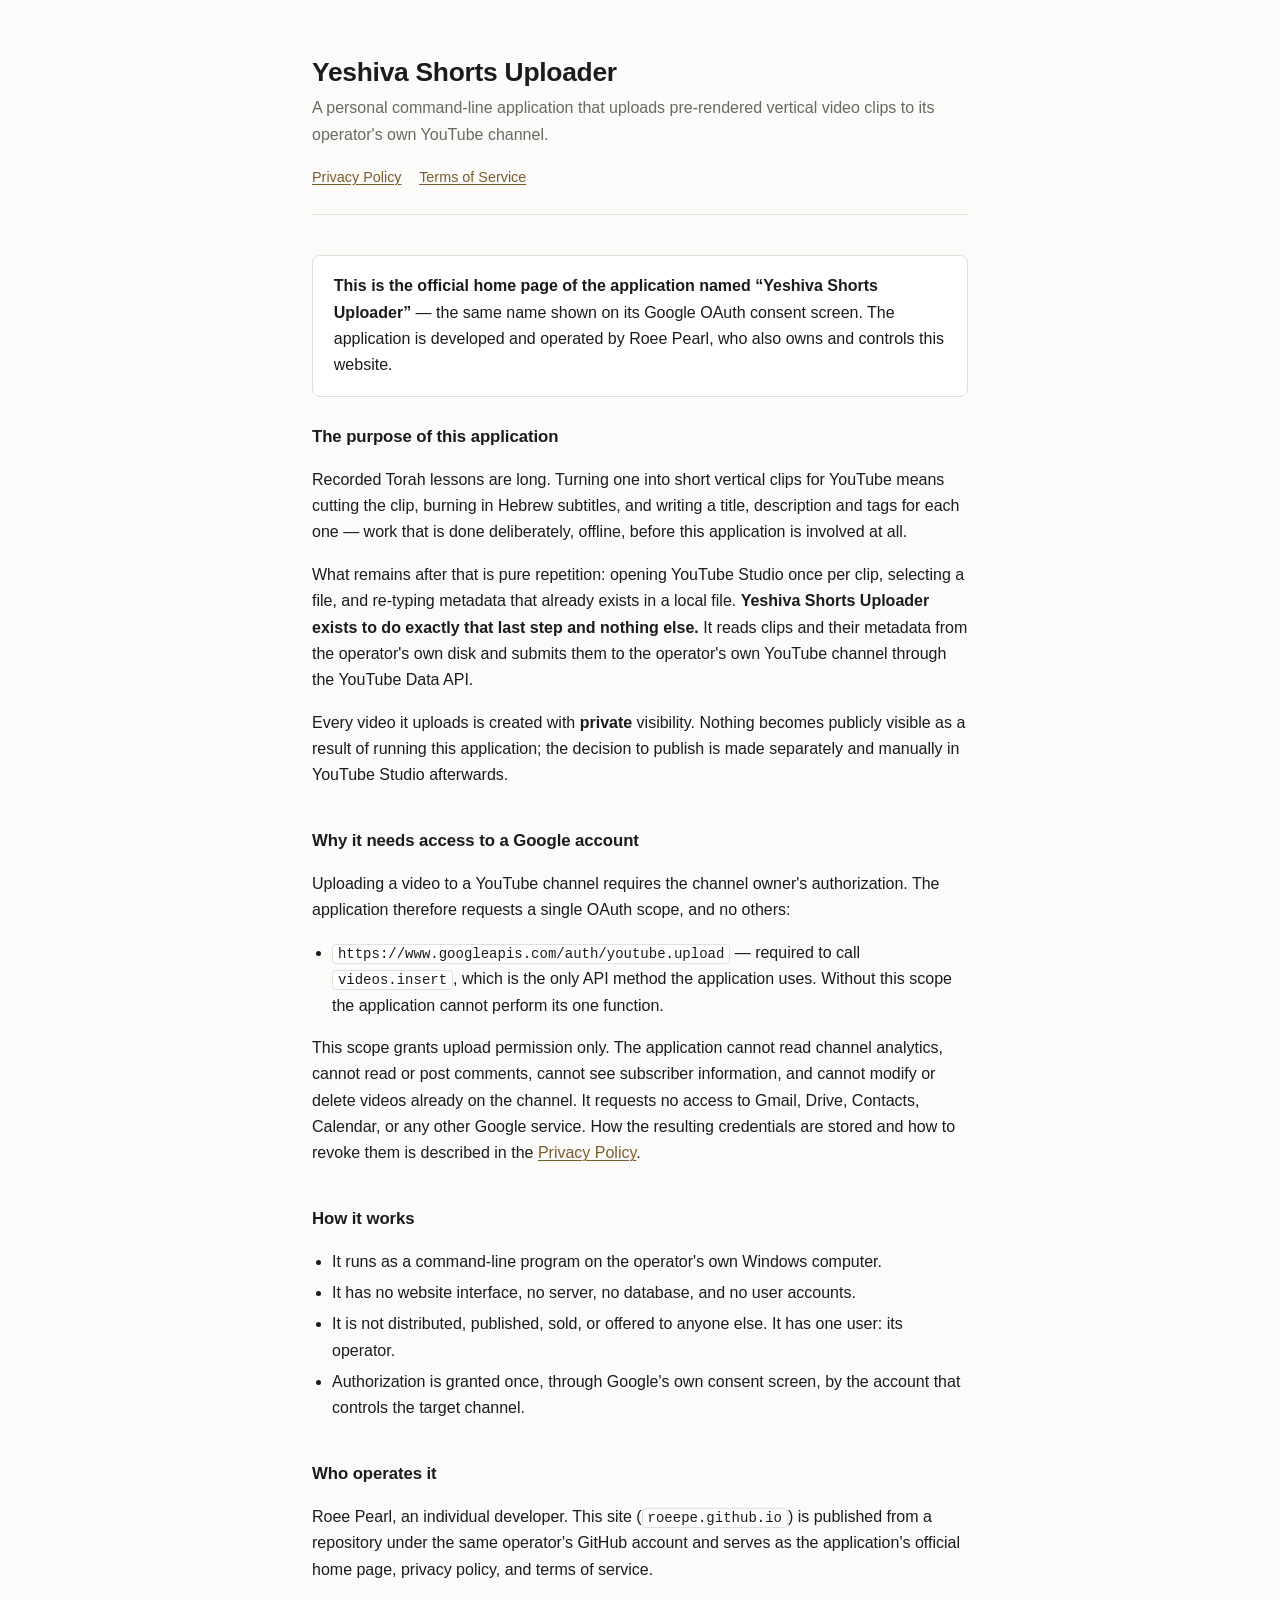
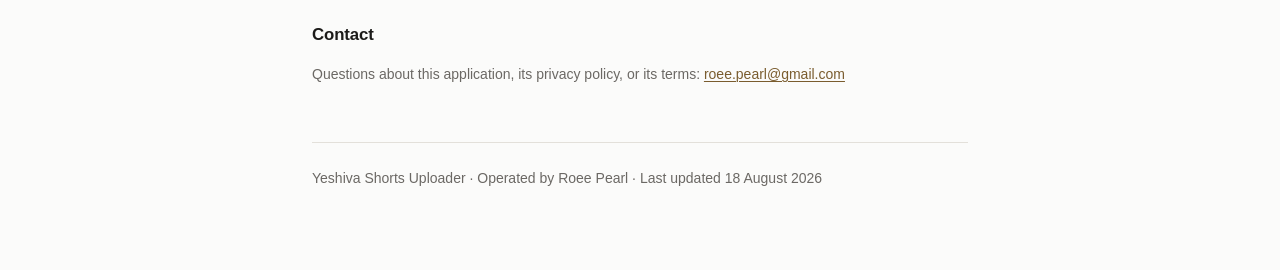
<file: index.html>
<!DOCTYPE html>
<html lang="en">
<head>
<meta charset="utf-8">
<meta name="viewport" content="width=device-width, initial-scale=1">
<title>Yeshiva Shorts Uploader</title>
<meta name="description" content="Yeshiva Shorts Uploader is a personal command-line tool that uploads pre-rendered vertical video clips to their operator's own YouTube channel.">
<link rel="stylesheet" href="style.css">
<script src="contact.js" defer></script>
</head>
<body>
<div class="wrap">
<header>
  <h1>Yeshiva Shorts Uploader</h1>
  <p class="lede">
    A personal command-line application that uploads pre-rendered vertical video
    clips to its operator's own YouTube channel.
  </p>
  <nav>
    <a href="privacy.html">Privacy Policy</a>
    <a href="terms.html">Terms of Service</a>
  </nav>
</header>

<div class="box">
  <p>
    <strong>This is the official home page of the application named
    &ldquo;Yeshiva Shorts Uploader&rdquo;</strong> &mdash; the same name shown on its
    Google OAuth consent screen. The application is developed and operated by
    Roee Pearl, who also owns and controls this website.
  </p>
</div>

<h2>The purpose of this application</h2>
<p>
  Recorded Torah lessons are long. Turning one into short vertical clips for
  YouTube means cutting the clip, burning in Hebrew subtitles, and writing a
  title, description and tags for each one &mdash; work that is done deliberately,
  offline, before this application is involved at all.
</p>
<p>
  What remains after that is pure repetition: opening YouTube Studio once per
  clip, selecting a file, and re-typing metadata that already exists in a local
  file. <strong>Yeshiva Shorts Uploader exists to do exactly that last step and
  nothing else.</strong> It reads clips and their metadata from the operator's own
  disk and submits them to the operator's own YouTube channel through the YouTube
  Data API.
</p>
<p>
  Every video it uploads is created with <strong>private</strong> visibility.
  Nothing becomes publicly visible as a result of running this application; the
  decision to publish is made separately and manually in YouTube Studio afterwards.
</p>

<h2>Why it needs access to a Google account</h2>
<p>
  Uploading a video to a YouTube channel requires the channel owner's
  authorization. The application therefore requests a single OAuth scope, and no
  others:
</p>
<ul>
  <li>
    <code>https://www.googleapis.com/auth/youtube.upload</code> &mdash; required to
    call <code>videos.insert</code>, which is the only API method the application
    uses. Without this scope the application cannot perform its one function.
  </li>
</ul>
<p>
  This scope grants upload permission only. The application cannot read channel
  analytics, cannot read or post comments, cannot see subscriber information, and
  cannot modify or delete videos already on the channel. It requests no access to
  Gmail, Drive, Contacts, Calendar, or any other Google service. How the resulting
  credentials are stored and how to revoke them is described in the
  <a href="privacy.html">Privacy Policy</a>.
</p>

<h2>How it works</h2>
<ul>
  <li>It runs as a command-line program on the operator's own Windows computer.</li>
  <li>It has no website interface, no server, no database, and no user accounts.</li>
  <li>It is not distributed, published, sold, or offered to anyone else. It has one user: its operator.</li>
  <li>Authorization is granted once, through Google's own consent screen, by the account that controls the target channel.</li>
</ul>

<h2>Who operates it</h2>
<p>
  Roee Pearl, an individual developer. This site
  (<code>roeepe.github.io</code>) is published from a repository under the same
  operator's GitHub account and serves as the application's official home page,
  privacy policy, and terms of service.
</p>

<h2>Contact</h2>
<p class="meta">
  Questions about this application, its privacy policy, or its terms:
  <span data-contact>[contact address]</span>
</p>

<footer>
  Yeshiva Shorts Uploader &middot; Operated by Roee Pearl &middot; Last updated 18 August 2026
</footer>
</div>
</body>
</html>
</file>
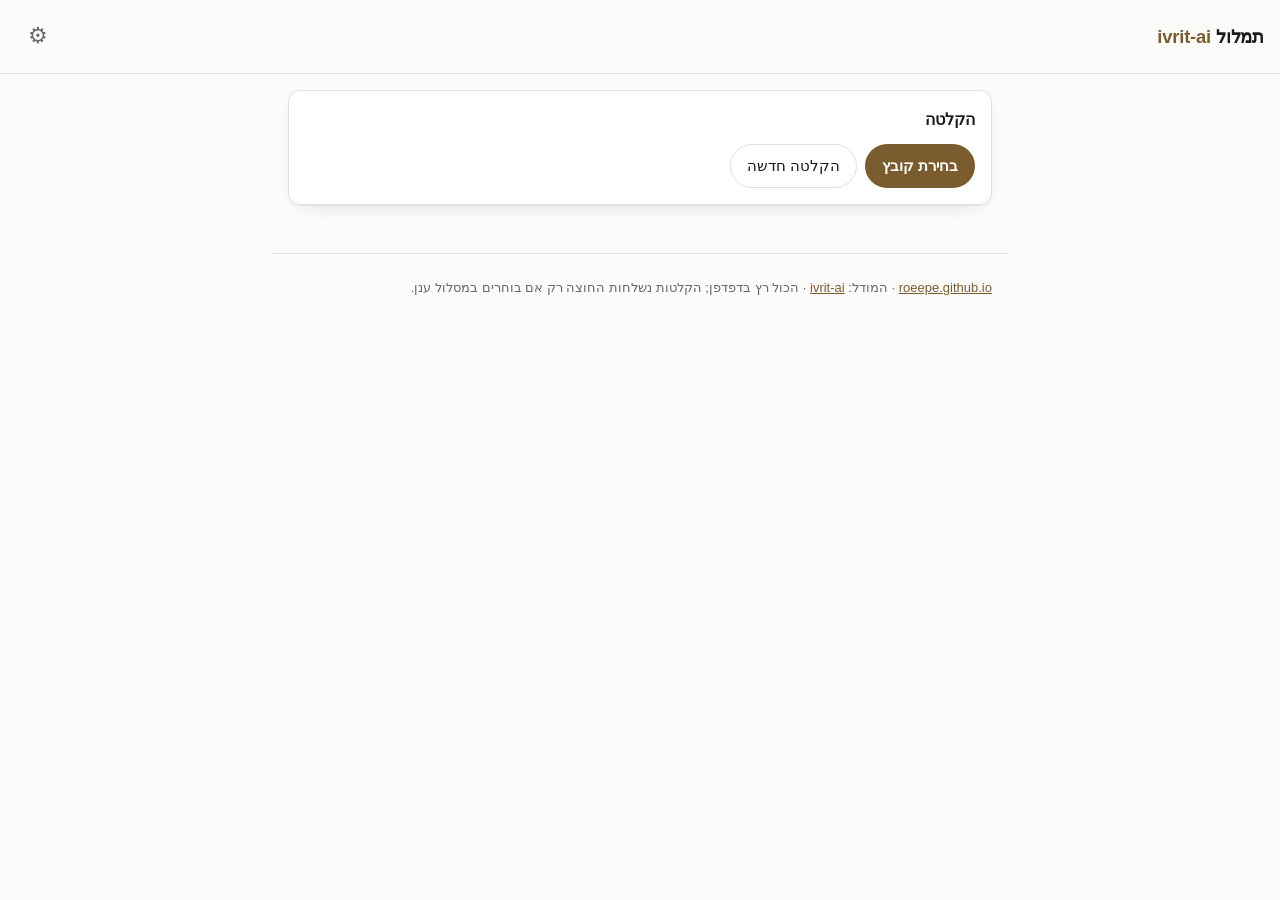
<file: transcribe/index.html>
<!DOCTYPE html>
<html lang="he" dir="rtl">
<head>
<meta charset="utf-8">
<meta name="viewport" content="width=device-width, initial-scale=1, viewport-fit=cover">
<title>תמלול ivrit-ai</title>
<meta name="description" content="תמלול הקלטות בעברית עם המודל של ivrit-ai — על המכשיר, ב-Colab או על שרת git — עם הערכת זמן, סיכון ועומס לפני ההרצה.">
<meta name="theme-color" content="#161513" media="(prefers-color-scheme: dark)">
<meta name="theme-color" content="#fbfbfa" media="(prefers-color-scheme: light)">
<meta name="mobile-web-app-capable" content="yes">
<meta name="apple-mobile-web-app-capable" content="yes">
<meta name="apple-mobile-web-app-status-bar-style" content="black-translucent">
<link rel="manifest" href="manifest.webmanifest">
<link rel="icon" href="icon.svg" type="image/svg+xml">
<link rel="apple-touch-icon" href="icon.svg">
<link rel="stylesheet" href="styles.css">
</head>
<body>

<header class="topbar">
  <h1>תמלול <span class="brand">ivrit-ai</span></h1>
  <button id="btn-settings" class="icon-btn" aria-label="הגדרות" title="הגדרות">⚙︎</button>
</header>

<main>

<!-- ── 1. הקלטה ────────────────────────────────────────────────────────── -->
<section class="card" id="sec-input">
  <h2>הקלטה</h2>
  <div class="pickers">
    <label class="btn primary" for="file">
      <input type="file" id="file" accept="audio/*,video/mp4,video/webm" hidden>
      בחירת קובץ
    </label>
    <button class="btn" id="btn-record">הקלטה חדשה</button>
  </div>
  <p class="hint" id="record-hint" hidden>מקליט… <span id="record-time">0:00</span></p>

  <div id="file-card" hidden>
    <dl class="facts">
      <div><dt>קובץ</dt><dd id="f-name">—</dd></div>
      <div><dt>אורך</dt><dd id="f-duration">—</dd></div>
      <div><dt>גודל</dt><dd id="f-size">—</dd></div>
      <div><dt>פורמט</dt><dd id="f-format">—</dd></div>
    </dl>
    <p class="hint" id="f-note"></p>
  </div>
</section>

<!-- ── 2. הערכת משאבים ─────────────────────────────────────────────────── -->
<section class="card" id="sec-estimate" hidden>
  <h2>מה זה יעלה לכם</h2>
  <p class="hint" id="est-basis">—</p>

  <div id="routes" class="routes"></div>

  <details class="foldout" id="device-details">
    <summary>מה נמדד במכשיר הזה</summary>
    <dl class="facts" id="device-facts"></dl>
    <button class="btn small" id="btn-rebench">מדידה מחדש</button>
  </details>
</section>

<!-- ── 3. ריצה ─────────────────────────────────────────────────────────── -->
<section class="card" id="sec-run" hidden>
  <h2 id="run-title">מריץ</h2>
  <div class="bar"><div class="bar-fill" id="run-bar"></div></div>
  <p class="run-line"><span id="run-stage">—</span><span id="run-pct"></span></p>

  <dl class="facts live" id="run-live"></dl>

  <div class="pickers">
    <button class="btn danger" id="btn-cancel">עצירה</button>
    <a class="btn" id="btn-external" hidden target="_blank" rel="noopener">פתיחה ב-Colab</a>
  </div>

  <details class="foldout" id="run-log-fold">
    <summary>יומן</summary>
    <pre id="run-log" class="log"></pre>
  </details>
</section>

<!-- ── 4. תוצאה ────────────────────────────────────────────────────────── -->
<section class="card" id="sec-result" hidden>
  <h2>התמלול</h2>
  <p class="hint" id="result-meta"></p>
  <textarea id="result-text" class="transcript" spellcheck="false" dir="rtl"></textarea>
  <div class="pickers" id="export-buttons"></div>
  <p class="hint" id="accuracy-note"></p>
</section>

</main>

<!-- ── הגדרות ──────────────────────────────────────────────────────────── -->
<dialog id="settings">
  <form method="dialog" class="settings-form">
    <h2>הגדרות</h2>

    <fieldset>
      <legend>מודל על המכשיר</legend>
      <label>מאגר Hugging Face
        <input type="text" id="s-model" spellcheck="false" inputmode="url">
      </label>
      <select id="s-model-preset"></select>
      <label>דיוק המשקולות
        <select id="s-dtype"></select>
      </label>
      <p class="hint" id="s-model-note">—</p>
    </fieldset>

    <fieldset>
      <legend>מודל בענן (Colab / Actions)</legend>
      <label>מודל CTranslate2
        <select id="s-ct2"></select>
      </label>
    </fieldset>

    <fieldset>
      <legend>Google Drive</legend>
      <label>OAuth Client ID
        <input type="text" id="s-google-client" spellcheck="false" placeholder="…apps.googleusercontent.com">
      </label>
      <p class="hint">נדרש למסלולי Colab ו-Actions. ההרשאה היחידה שמבוקשת היא <code>drive.file</code> — גישה רק לקבצים שהאפליקציה עצמה יצרה.</p>
    </fieldset>

    <fieldset>
      <legend>GitHub Actions</legend>
      <label>מאגר <input type="text" id="s-gh-repo" spellcheck="false" placeholder="owner/repo"></label>
      <label>ענף <input type="text" id="s-gh-ref" spellcheck="false" placeholder="main"></label>
      <label>Fine-grained token <input type="password" id="s-gh-token" spellcheck="false" autocomplete="off"></label>
      <label>כתובת ה-service account <input type="text" id="s-gh-sa" spellcheck="false" placeholder="…iam.gserviceaccount.com"></label>
      <p class="hint">הטוקן נשמר רק במכשיר הזה (localStorage). מספיקה הרשאת <code>Actions: read&nbsp;and&nbsp;write</code> על המאגר הזה בלבד.</p>
      <button class="btn small" id="btn-gh-check" type="button">בדיקת חיבור</button>
      <p class="hint" id="gh-check-note"></p>
    </fieldset>

    <fieldset>
      <legend>ריצה</legend>
      <label>אורך מקטע (שניות)
        <input type="number" id="s-segment" min="60" max="1800" step="30">
      </label>
      <label class="row"><input type="checkbox" id="s-wakelock"> להשאיר את המסך דולק בזמן ריצה מקומית</label>
      <label class="row"><input type="checkbox" id="s-resume"> להמשיך ריצה שנקטעה מאותה נקודה</label>
    </fieldset>

    <fieldset>
      <legend>כיול ואחסון</legend>
      <p class="hint" id="s-calib">—</p>
      <div class="pickers">
        <button class="btn small" id="btn-reset-calib" type="button">איפוס כיול</button>
        <button class="btn small" id="btn-clear-model" type="button">מחיקת המודל מהמטמון</button>
      </div>
    </fieldset>

    <div class="pickers"><button class="btn primary" value="close">סגירה</button></div>
  </form>
</dialog>

<footer>
  ‏<a href="../">roeepe.github.io</a> · המודל:
  <a href="https://huggingface.co/ivrit-ai" target="_blank" rel="noopener">ivrit-ai</a> ·
  הכול רץ בדפדפן; הקלטות נשלחות החוצה רק אם בוחרים במסלול ענן.
</footer>

<script type="module" src="js/main.js"></script>
</body>
</html>
</file>
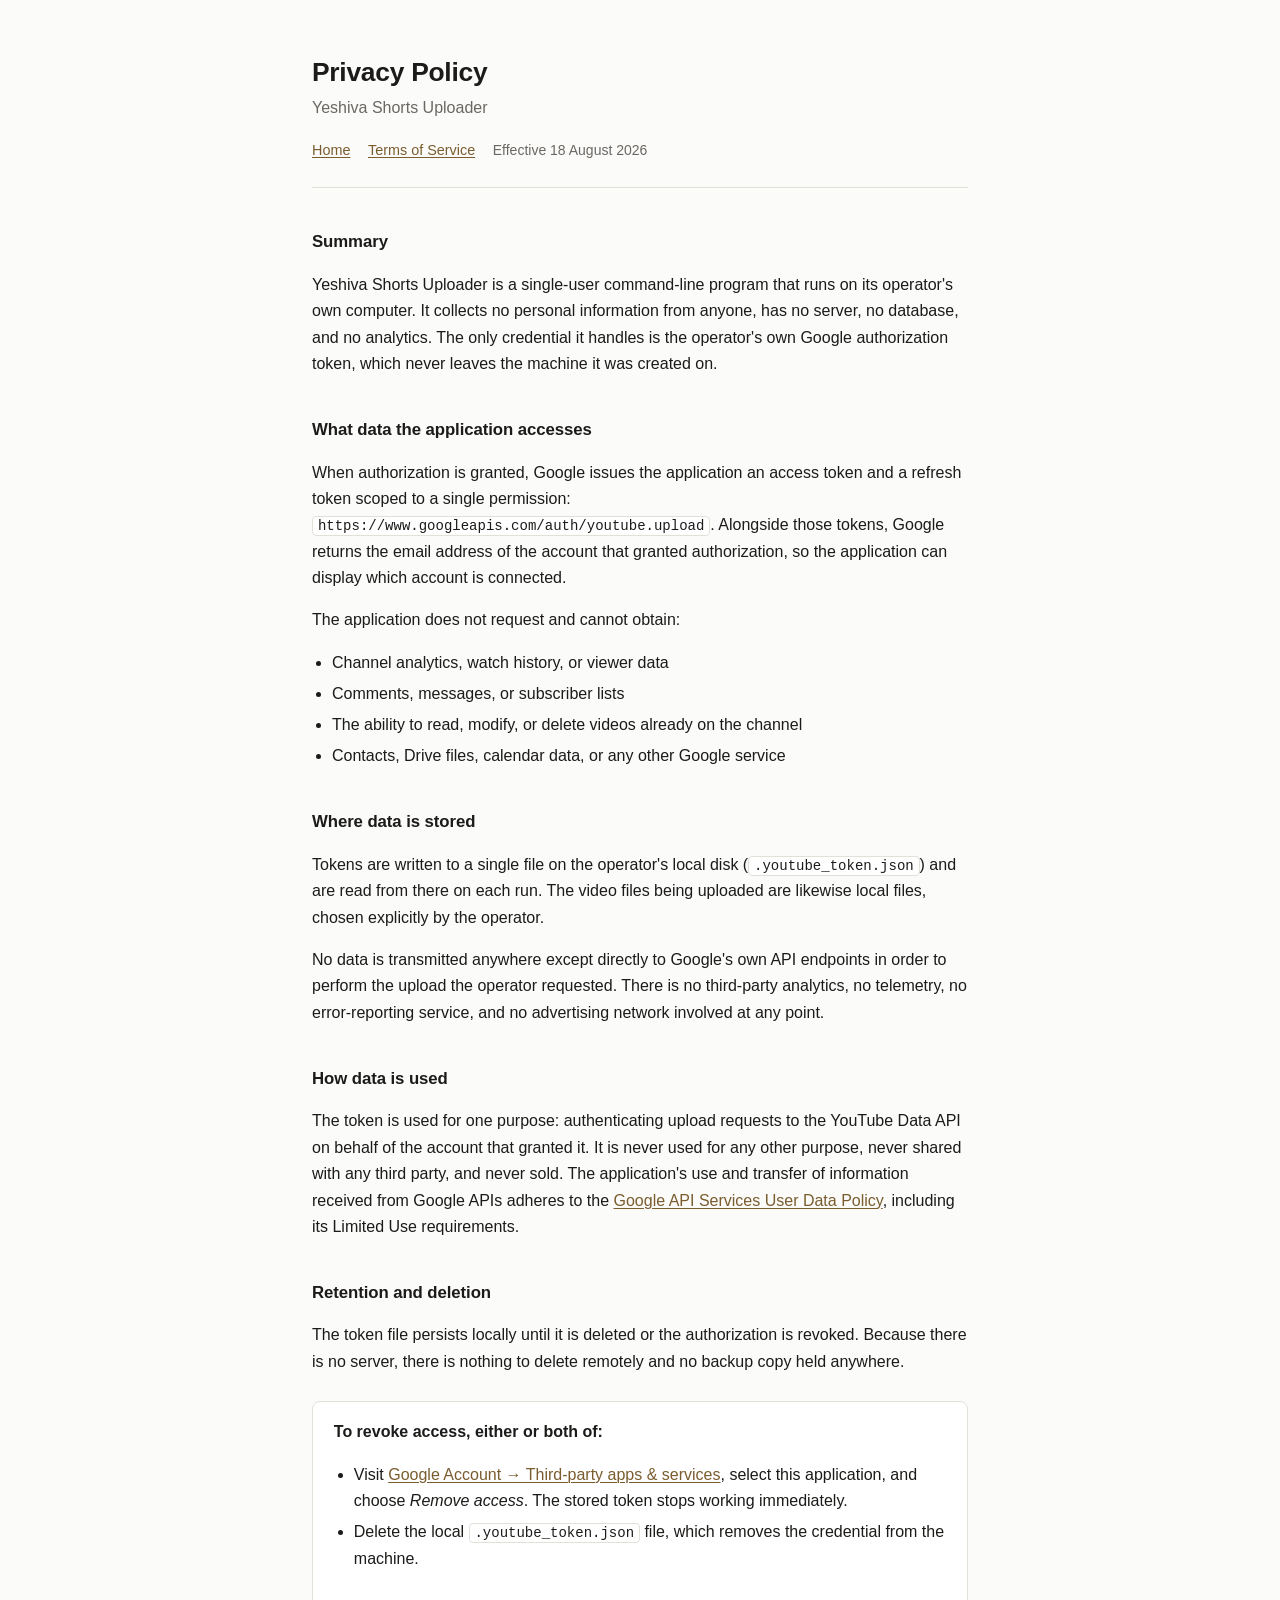
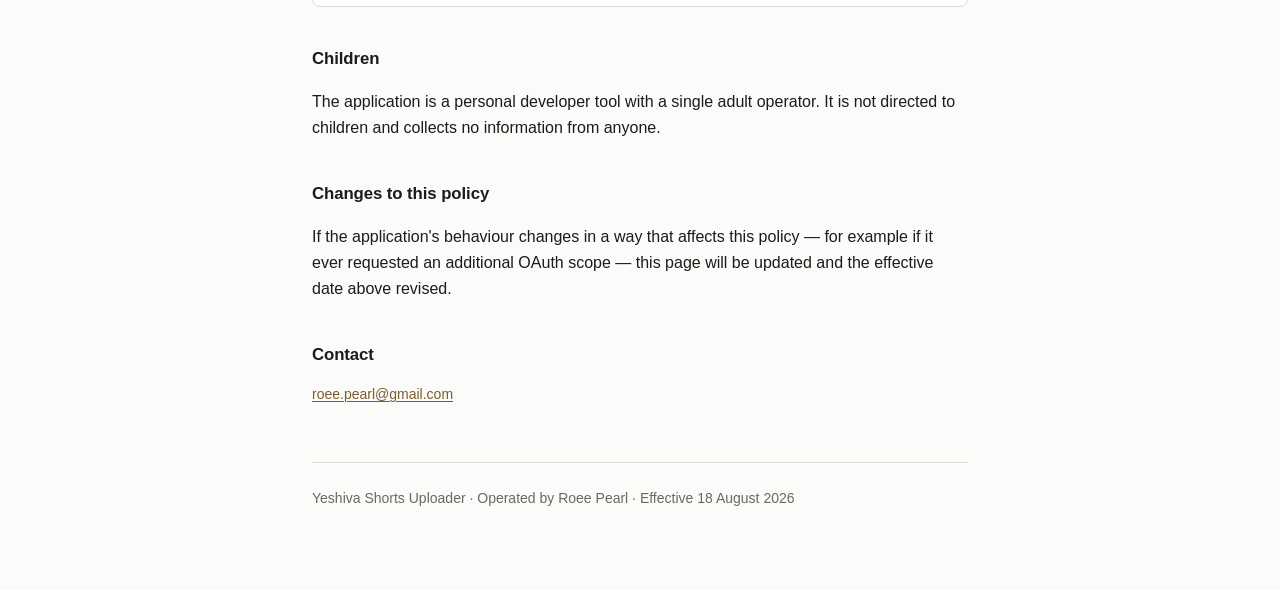
<file: privacy.html>
<!DOCTYPE html>
<html lang="en">
<head>
<meta charset="utf-8">
<meta name="viewport" content="width=device-width, initial-scale=1">
<title>Privacy Policy &middot; Yeshiva Shorts Uploader</title>
<meta name="description" content="Privacy policy for Yeshiva Shorts Uploader: what data is accessed, where it is stored, and how access is revoked.">
<link rel="stylesheet" href="style.css">
<script src="contact.js" defer></script>
</head>
<body>
<div class="wrap">
<header>
  <h1>Privacy Policy</h1>
  <p class="lede">Yeshiva Shorts Uploader</p>
  <nav>
    <a href="index.html">Home</a>
    <a href="terms.html">Terms of Service</a>
    <span class="meta">Effective 18 August 2026</span>
  </nav>
</header>

<h2>Summary</h2>
<p>
  Yeshiva Shorts Uploader is a single-user command-line program that runs on its
  operator's own computer. It collects no personal information from anyone, has no
  server, no database, and no analytics. The only credential it handles is the
  operator's own Google authorization token, which never leaves the machine it was
  created on.
</p>

<h2>What data the application accesses</h2>
<p>
  When authorization is granted, Google issues the application an access token and a
  refresh token scoped to a single permission:
  <code>https://www.googleapis.com/auth/youtube.upload</code>. Alongside those tokens,
  Google returns the email address of the account that granted authorization, so the
  application can display which account is connected.
</p>
<p>The application does not request and cannot obtain:</p>
<ul>
  <li>Channel analytics, watch history, or viewer data</li>
  <li>Comments, messages, or subscriber lists</li>
  <li>The ability to read, modify, or delete videos already on the channel</li>
  <li>Contacts, Drive files, calendar data, or any other Google service</li>
</ul>

<h2>Where data is stored</h2>
<p>
  Tokens are written to a single file on the operator's local disk
  (<code>.youtube_token.json</code>) and are read from there on each run. The video
  files being uploaded are likewise local files, chosen explicitly by the operator.
</p>
<p>
  No data is transmitted anywhere except directly to Google's own API endpoints in
  order to perform the upload the operator requested. There is no third-party
  analytics, no telemetry, no error-reporting service, and no advertising network
  involved at any point.
</p>

<h2>How data is used</h2>
<p>
  The token is used for one purpose: authenticating upload requests to the YouTube
  Data API on behalf of the account that granted it. It is never used for any other
  purpose, never shared with any third party, and never sold. The application's use
  and transfer of information received from Google APIs adheres to the
  <a href="https://developers.google.com/terms/api-services-user-data-policy">Google API Services User Data Policy</a>,
  including its Limited Use requirements.
</p>

<h2>Retention and deletion</h2>
<p>
  The token file persists locally until it is deleted or the authorization is revoked.
  Because there is no server, there is nothing to delete remotely and no backup copy
  held anywhere.
</p>
<div class="box">
  <p><strong>To revoke access, either or both of:</strong></p>
  <ul>
    <li>Visit <a href="https://myaccount.google.com/permissions">Google Account &rarr; Third-party apps &amp; services</a>, select this application, and choose <em>Remove access</em>. The stored token stops working immediately.</li>
    <li>Delete the local <code>.youtube_token.json</code> file, which removes the credential from the machine.</li>
  </ul>
</div>

<h2>Children</h2>
<p>
  The application is a personal developer tool with a single adult operator. It is not
  directed to children and collects no information from anyone.
</p>

<h2>Changes to this policy</h2>
<p>
  If the application's behaviour changes in a way that affects this policy &mdash; for
  example if it ever requested an additional OAuth scope &mdash; this page will be
  updated and the effective date above revised.
</p>

<h2>Contact</h2>
<p class="meta">
  <span data-contact>[contact address]</span>
</p>

<footer>
  Yeshiva Shorts Uploader &middot; Operated by Roee Pearl &middot; Effective 18 August 2026
</footer>
</div>
</body>
</html>
</file>
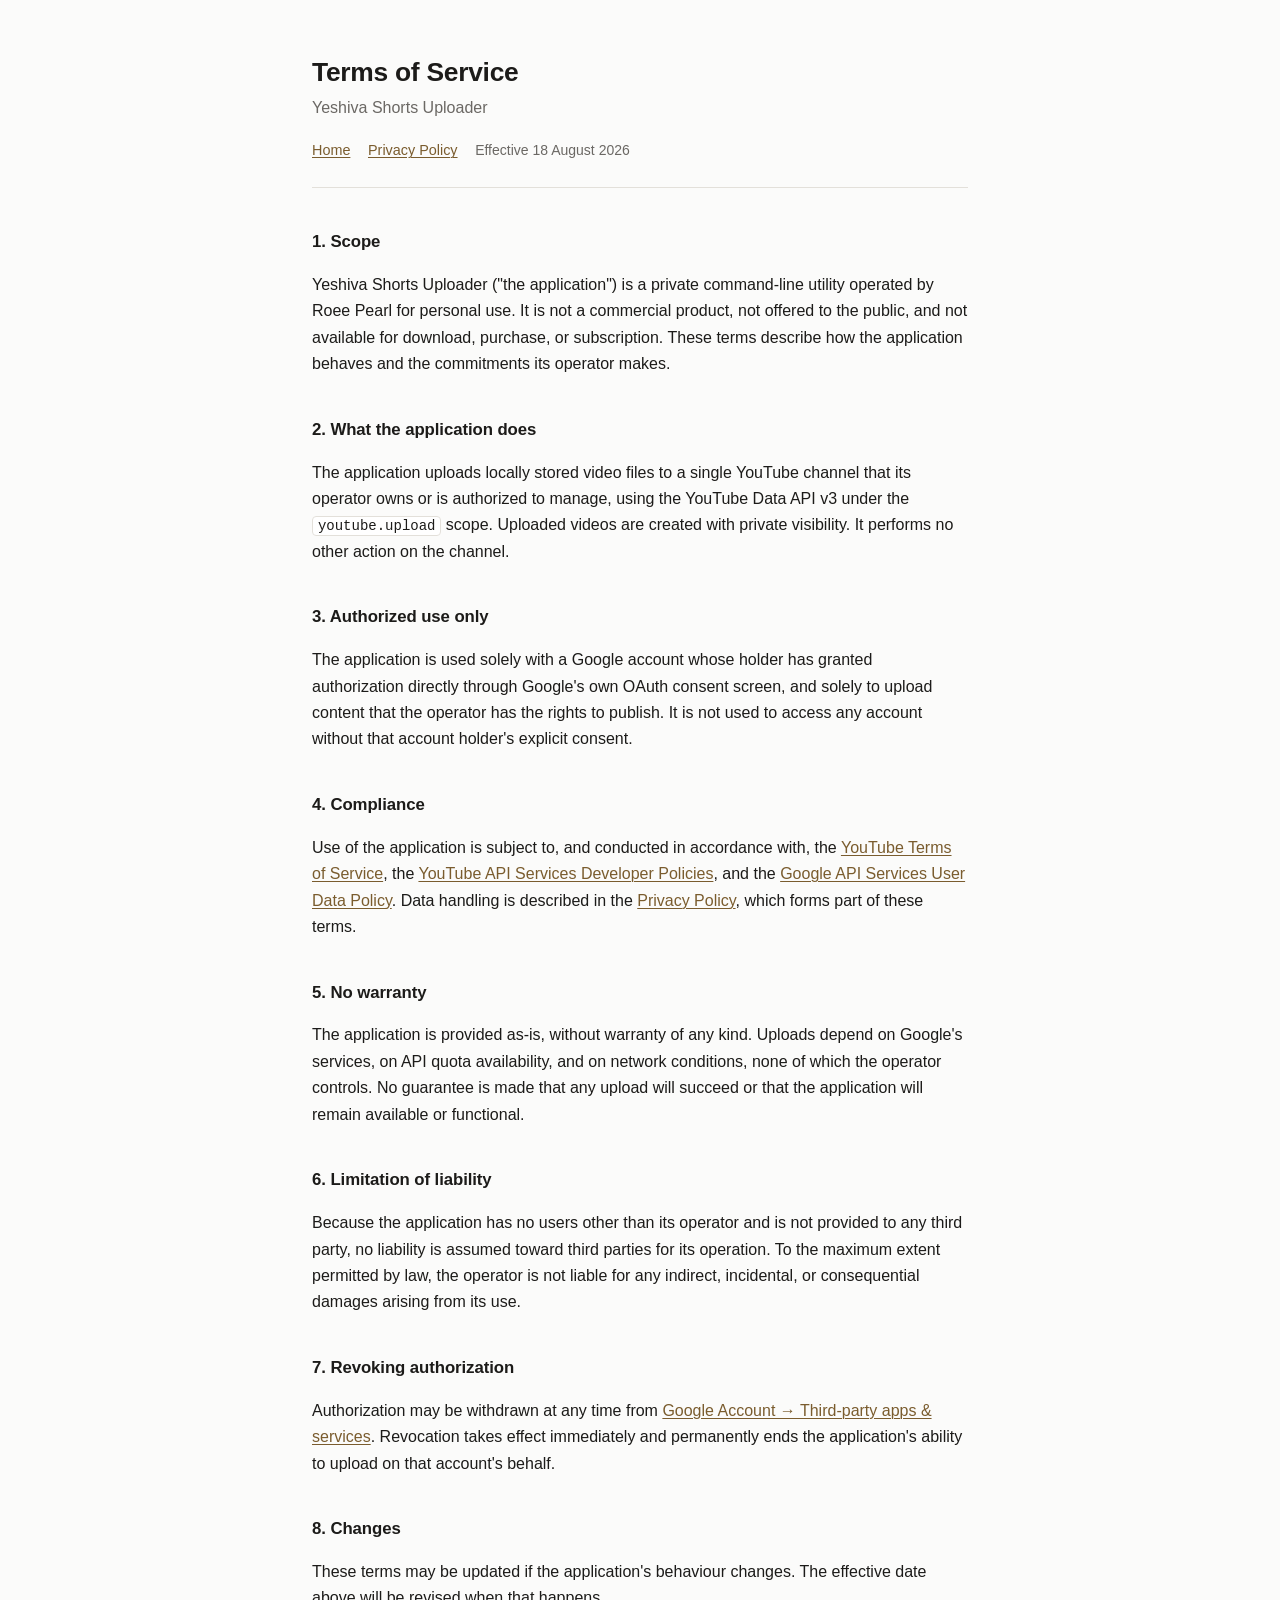
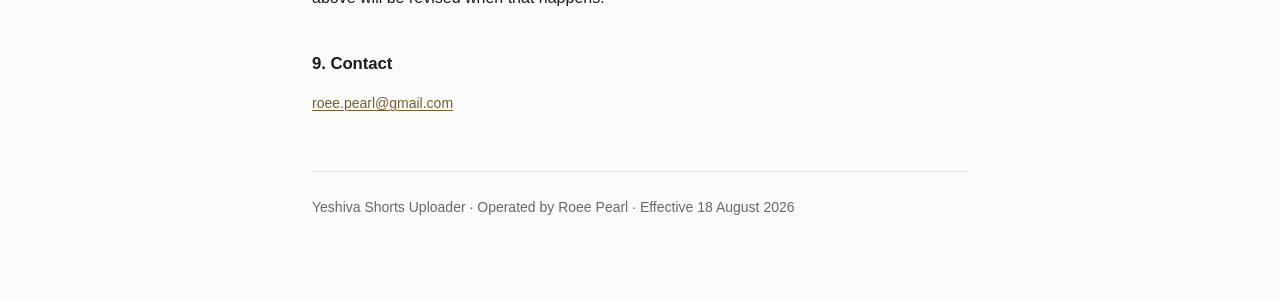
<file: terms.html>
<!DOCTYPE html>
<html lang="en">
<head>
<meta charset="utf-8">
<meta name="viewport" content="width=device-width, initial-scale=1">
<title>Terms of Service &middot; Yeshiva Shorts Uploader</title>
<meta name="description" content="Terms of service for Yeshiva Shorts Uploader, a single-user command-line YouTube upload tool.">
<link rel="stylesheet" href="style.css">
<script src="contact.js" defer></script>
</head>
<body>
<div class="wrap">
<header>
  <h1>Terms of Service</h1>
  <p class="lede">Yeshiva Shorts Uploader</p>
  <nav>
    <a href="index.html">Home</a>
    <a href="privacy.html">Privacy Policy</a>
    <span class="meta">Effective 18 August 2026</span>
  </nav>
</header>

<h2>1. Scope</h2>
<p>
  Yeshiva Shorts Uploader ("the application") is a private command-line utility
  operated by Roee Pearl for personal use. It is not a commercial product, not offered
  to the public, and not available for download, purchase, or subscription. These terms
  describe how the application behaves and the commitments its operator makes.
</p>

<h2>2. What the application does</h2>
<p>
  The application uploads locally stored video files to a single YouTube channel that
  its operator owns or is authorized to manage, using the YouTube Data API v3 under the
  <code>youtube.upload</code> scope. Uploaded videos are created with private
  visibility. It performs no other action on the channel.
</p>

<h2>3. Authorized use only</h2>
<p>
  The application is used solely with a Google account whose holder has granted
  authorization directly through Google's own OAuth consent screen, and solely to
  upload content that the operator has the rights to publish. It is not used to access
  any account without that account holder's explicit consent.
</p>

<h2>4. Compliance</h2>
<p>
  Use of the application is subject to, and conducted in accordance with, the
  <a href="https://www.youtube.com/t/terms">YouTube Terms of Service</a>, the
  <a href="https://developers.google.com/youtube/terms/developer-policies">YouTube API Services Developer Policies</a>,
  and the
  <a href="https://developers.google.com/terms/api-services-user-data-policy">Google API Services User Data Policy</a>.
  Data handling is described in the <a href="privacy.html">Privacy Policy</a>, which
  forms part of these terms.
</p>

<h2>5. No warranty</h2>
<p>
  The application is provided as-is, without warranty of any kind. Uploads depend on
  Google's services, on API quota availability, and on network conditions, none of
  which the operator controls. No guarantee is made that any upload will succeed or
  that the application will remain available or functional.
</p>

<h2>6. Limitation of liability</h2>
<p>
  Because the application has no users other than its operator and is not provided to
  any third party, no liability is assumed toward third parties for its operation. To
  the maximum extent permitted by law, the operator is not liable for any indirect,
  incidental, or consequential damages arising from its use.
</p>

<h2>7. Revoking authorization</h2>
<p>
  Authorization may be withdrawn at any time from
  <a href="https://myaccount.google.com/permissions">Google Account &rarr; Third-party apps &amp; services</a>.
  Revocation takes effect immediately and permanently ends the application's ability to
  upload on that account's behalf.
</p>

<h2>8. Changes</h2>
<p>
  These terms may be updated if the application's behaviour changes. The effective date
  above will be revised when that happens.
</p>

<h2>9. Contact</h2>
<p class="meta">
  <span data-contact>[contact address]</span>
</p>

<footer>
  Yeshiva Shorts Uploader &middot; Operated by Roee Pearl &middot; Effective 18 August 2026
</footer>
</div>
</body>
</html>
</file>
<file: style.css>
:root {
  --bg: #fbfbfa;
  --fg: #1c1b19;
  --muted: #6b6864;
  --rule: #e3e0da;
  --accent: #7a5c2e;
  --card: #ffffff;
}
@media (prefers-color-scheme: dark) {
  :root {
    --bg: #161513;
    --fg: #ece9e3;
    --muted: #9d9892;
    --rule: #2e2c28;
    --accent: #d1a75c;
    --card: #1e1d1a;
  }
}
* { box-sizing: border-box; }
body {
  margin: 0;
  background: var(--bg);
  color: var(--fg);
  font: 16px/1.65 ui-sans-serif, -apple-system, "Segoe UI", Roboto, Helvetica, Arial, sans-serif;
  -webkit-font-smoothing: antialiased;
}
.wrap { max-width: 44rem; margin: 0 auto; padding: 3.5rem 1.5rem 5rem; }
header { border-bottom: 1px solid var(--rule); padding-bottom: 1.5rem; margin-bottom: 2.5rem; }
h1 { font-size: 1.65rem; line-height: 1.25; margin: 0 0 .4rem; letter-spacing: -.01em; }
h2 { font-size: 1.05rem; margin: 2.4rem 0 .6rem; letter-spacing: -.005em; }
h2:first-of-type { margin-top: 1.5rem; }
p, li { color: var(--fg); }
.lede { color: var(--muted); margin: 0; }
.meta { color: var(--muted); font-size: .875rem; }
a { color: var(--accent); text-decoration-thickness: 1px; text-underline-offset: 2px; }
nav { margin-top: 1.1rem; font-size: .9rem; display: flex; gap: 1.1rem; flex-wrap: wrap; }
ul { padding-left: 1.25rem; }
li { margin: .3rem 0; }
code {
  background: var(--card); border: 1px solid var(--rule); border-radius: 4px;
  padding: .08em .35em; font-size: .875em;
  font-family: ui-monospace, "Cascadia Code", Consolas, monospace;
}
.box {
  background: var(--card); border: 1px solid var(--rule); border-radius: 8px;
  padding: 1.1rem 1.3rem; margin: 1.6rem 0;
}
.box p:last-child { margin-bottom: 0; }
.box p:first-child { margin-top: 0; }
footer {
  margin-top: 3.5rem; padding-top: 1.5rem; border-top: 1px solid var(--rule);
  color: var(--muted); font-size: .875rem;
}
</file>
<file: transcribe/styles.css>
/* Mobile-first, RTL, and theme-aware. Shares the palette of the parent site so
   the app looks like it belongs to the same hand. */

:root {
  --bg: #fbfbfa;
  --fg: #1c1b19;
  --muted: #6b6864;
  --rule: #e3e0da;
  --accent: #7a5c2e;
  --accent-fg: #ffffff;
  --card: #ffffff;
  --ok: #2f6f4f;
  --warn: #9a6b1e;
  --bad: #a33a2c;
  --shadow: 0 1px 2px rgba(0,0,0,.05), 0 8px 24px -16px rgba(0,0,0,.25);
  --radius: 12px;
}
@media (prefers-color-scheme: dark) {
  :root {
    --bg: #161513; --fg: #ece9e3; --muted: #9d9892; --rule: #2e2c28;
    --accent: #d1a75c; --accent-fg: #1a1713; --card: #1e1d1a;
    --ok: #7cc79c; --warn: #e0b76a; --bad: #e88b7c;
    --shadow: 0 1px 2px rgba(0,0,0,.3), 0 8px 24px -16px rgba(0,0,0,.8);
  }
}

* { box-sizing: border-box; }
html, body { overflow-x: hidden; }
body {
  margin: 0;
  background: var(--bg);
  color: var(--fg);
  font: 16px/1.6 ui-sans-serif, -apple-system, "Segoe UI", Roboto, "Noto Sans Hebrew", Arial, sans-serif;
  -webkit-font-smoothing: antialiased;
  padding-bottom: env(safe-area-inset-bottom);
}

.topbar {
  position: sticky; top: 0; z-index: 20;
  display: flex; align-items: center; justify-content: space-between; gap: .75rem;
  padding: max(.9rem, env(safe-area-inset-top)) 1rem .9rem;
  background: color-mix(in srgb, var(--bg) 88%, transparent);
  backdrop-filter: blur(10px);
  border-bottom: 1px solid var(--rule);
}
.topbar h1 { font-size: 1.15rem; margin: 0; letter-spacing: -.01em; }
.brand { color: var(--accent); }

main { max-width: 46rem; margin: 0 auto; padding: 1rem 1rem 3rem; display: grid; gap: 1rem; }
footer {
  max-width: 46rem; margin: 0 auto; padding: 1.5rem 1rem 3rem;
  border-top: 1px solid var(--rule); color: var(--muted); font-size: .8125rem;
}
footer a { color: var(--accent); }

.card {
  background: var(--card); border: 1px solid var(--rule);
  border-radius: var(--radius); padding: 1rem; box-shadow: var(--shadow);
}
.card h2 { font-size: 1rem; margin: 0 0 .75rem; letter-spacing: -.005em; }

/* buttons ---------------------------------------------------------------- */
.btn {
  display: inline-flex; align-items: center; justify-content: center; gap: .4rem;
  min-height: 44px; padding: .55rem 1rem;
  border: 1px solid var(--rule); border-radius: 999px;
  background: var(--card); color: var(--fg);
  font: inherit; font-size: .9375rem; cursor: pointer;
  text-decoration: none; white-space: nowrap;
}
.btn:active { transform: translateY(1px); }
.btn.primary { background: var(--accent); color: var(--accent-fg); border-color: transparent; font-weight: 600; }
.btn.danger { color: var(--bad); border-color: color-mix(in srgb, var(--bad) 40%, var(--rule)); }
.btn.small { min-height: 36px; padding: .35rem .8rem; font-size: .8125rem; }
.btn[disabled] { opacity: .45; pointer-events: none; }
.icon-btn {
  background: none; border: 0; color: var(--muted);
  font-size: 1.35rem; cursor: pointer; min-height: 44px; min-width: 44px;
}
.pickers { display: flex; flex-wrap: wrap; gap: .5rem; margin-top: .75rem; }

.hint { color: var(--muted); font-size: .8125rem; margin: .5rem 0 0; }
code { font-family: ui-monospace, Consolas, monospace; font-size: .875em; }

/* fact lists ------------------------------------------------------------- */
.facts { display: grid; gap: .35rem .9rem; margin: .75rem 0 0; grid-template-columns: 1fr 1fr; }
.facts > div { display: flex; gap: .4rem; align-items: baseline; min-width: 0; }
.facts dt { color: var(--muted); font-size: .8125rem; margin: 0; flex: none; }
.facts dd { margin: 0; font-size: .875rem; font-variant-numeric: tabular-nums; overflow-wrap: anywhere; }
.facts.live dd { font-weight: 600; }
@media (max-width: 26rem) { .facts { grid-template-columns: 1fr; } }

/* route cards ------------------------------------------------------------ */
.routes { display: grid; gap: .75rem; }
.route {
  border: 1px solid var(--rule); border-radius: var(--radius); padding: .9rem;
  background: color-mix(in srgb, var(--card) 70%, var(--bg));
}
.route.best { border-color: var(--accent); box-shadow: 0 0 0 1px var(--accent) inset; }
.route-head { display: flex; align-items: baseline; justify-content: space-between; gap: .5rem; flex-wrap: wrap; }
.route-name { font-weight: 600; font-size: .9375rem; }
.badge {
  font-size: .6875rem; padding: .12rem .5rem; border-radius: 999px;
  background: var(--accent); color: var(--accent-fg); font-weight: 700;
}
.badge.ghost { background: transparent; color: var(--muted); border: 1px solid var(--rule); font-weight: 500; }
.time { font-size: 1.5rem; font-weight: 650; letter-spacing: -.02em; font-variant-numeric: tabular-nums; margin: .35rem 0 0; }
.time small { font-size: .8125rem; font-weight: 400; color: var(--muted); margin-inline-start: .4rem; }

.meter { display: flex; align-items: center; gap: .5rem; margin-top: .6rem; }
.meter .bar { flex: 1; }
.meter-label { font-size: .8125rem; color: var(--muted); white-space: nowrap; }
.bar { height: 6px; border-radius: 999px; background: var(--rule); overflow: hidden; }
.bar-fill { height: 100%; width: 0; border-radius: 999px; background: var(--accent); transition: width .3s ease; }
.bar-fill.ok { background: var(--ok); } .bar-fill.warn { background: var(--warn); } .bar-fill.bad { background: var(--bad); }

.risk-list { margin: .5rem 0 0; padding: 0; list-style: none; display: grid; gap: .45rem; }
.risk-list li { font-size: .8125rem; display: grid; gap: .1rem; }
.risk-p { font-variant-numeric: tabular-nums; font-weight: 650; margin-inline-end: .35rem; }
.risk-p.ok { color: var(--ok); } .risk-p.warn { color: var(--warn); } .risk-p.bad { color: var(--bad); }
.risk-fix { color: var(--muted); }

.impact { font-size: .8125rem; margin: .6rem 0 0; padding: .5rem .65rem; border-radius: 8px;
          background: color-mix(in srgb, var(--fg) 4%, transparent); }
.impact.high { background: color-mix(in srgb, var(--warn) 14%, transparent); }
.impact.severe { background: color-mix(in srgb, var(--bad) 14%, transparent); }

.phases { margin: .5rem 0 0; padding: 0; list-style: none; font-size: .8125rem; }
.phases li { display: flex; justify-content: space-between; gap: 1rem; padding: .15rem 0; border-bottom: 1px dashed var(--rule); }
.phases li:last-child { border-bottom: 0; }
.phases .p-time { color: var(--muted); font-variant-numeric: tabular-nums; }

.foldout { margin-top: .75rem; border-top: 1px solid var(--rule); padding-top: .5rem; }
.foldout summary { cursor: pointer; font-size: .8125rem; color: var(--muted); }
.foldout[open] summary { margin-bottom: .5rem; }

/* run + result ----------------------------------------------------------- */
.run-line { display: flex; justify-content: space-between; gap: 1rem; font-size: .875rem; margin: .5rem 0 0; }
#run-pct { font-variant-numeric: tabular-nums; color: var(--muted); }
#sec-run .bar { height: 8px; }
.log {
  max-height: 12rem; overflow: auto; direction: ltr; text-align: left;
  font: .75rem/1.5 ui-monospace, Consolas, monospace;
  background: color-mix(in srgb, var(--fg) 5%, transparent);
  padding: .6rem; border-radius: 8px; margin: 0; white-space: pre-wrap; overflow-wrap: anywhere;
}
.transcript {
  width: 100%; min-height: 14rem; resize: vertical;
  background: var(--bg); color: var(--fg);
  border: 1px solid var(--rule); border-radius: 8px; padding: .75rem;
  font: inherit; line-height: 1.8;
}

/* settings --------------------------------------------------------------- */
dialog {
  width: min(34rem, 100vw - 1.5rem); max-height: 88vh; padding: 0;
  border: 1px solid var(--rule); border-radius: var(--radius);
  background: var(--card); color: var(--fg); box-shadow: var(--shadow);
}
dialog::backdrop { background: rgba(0,0,0,.5); }
.settings-form { padding: 1rem; overflow-y: auto; max-height: 88vh; }
.settings-form h2 { margin: 0 0 .75rem; font-size: 1.05rem; }
fieldset { border: 1px solid var(--rule); border-radius: 8px; margin: 0 0 .85rem; padding: .7rem .8rem; }
legend { font-size: .8125rem; color: var(--muted); padding: 0 .35rem; }
.settings-form label { display: block; font-size: .8125rem; color: var(--muted); margin: .45rem 0; }
.settings-form label.row { display: flex; align-items: center; gap: .5rem; color: var(--fg); font-size: .875rem; }
input[type="text"], input[type="password"], input[type="number"], select, textarea {
  width: 100%; margin-top: .25rem; padding: .55rem .6rem; min-height: 42px;
  background: var(--bg); color: var(--fg);
  border: 1px solid var(--rule); border-radius: 8px; font: inherit; font-size: .875rem;
}
input[type="checkbox"] { width: auto; min-height: 0; margin: 0; }
select { appearance: none; }

@media (prefers-reduced-motion: reduce) { * { transition: none !important; animation: none !important; } }
</file>
